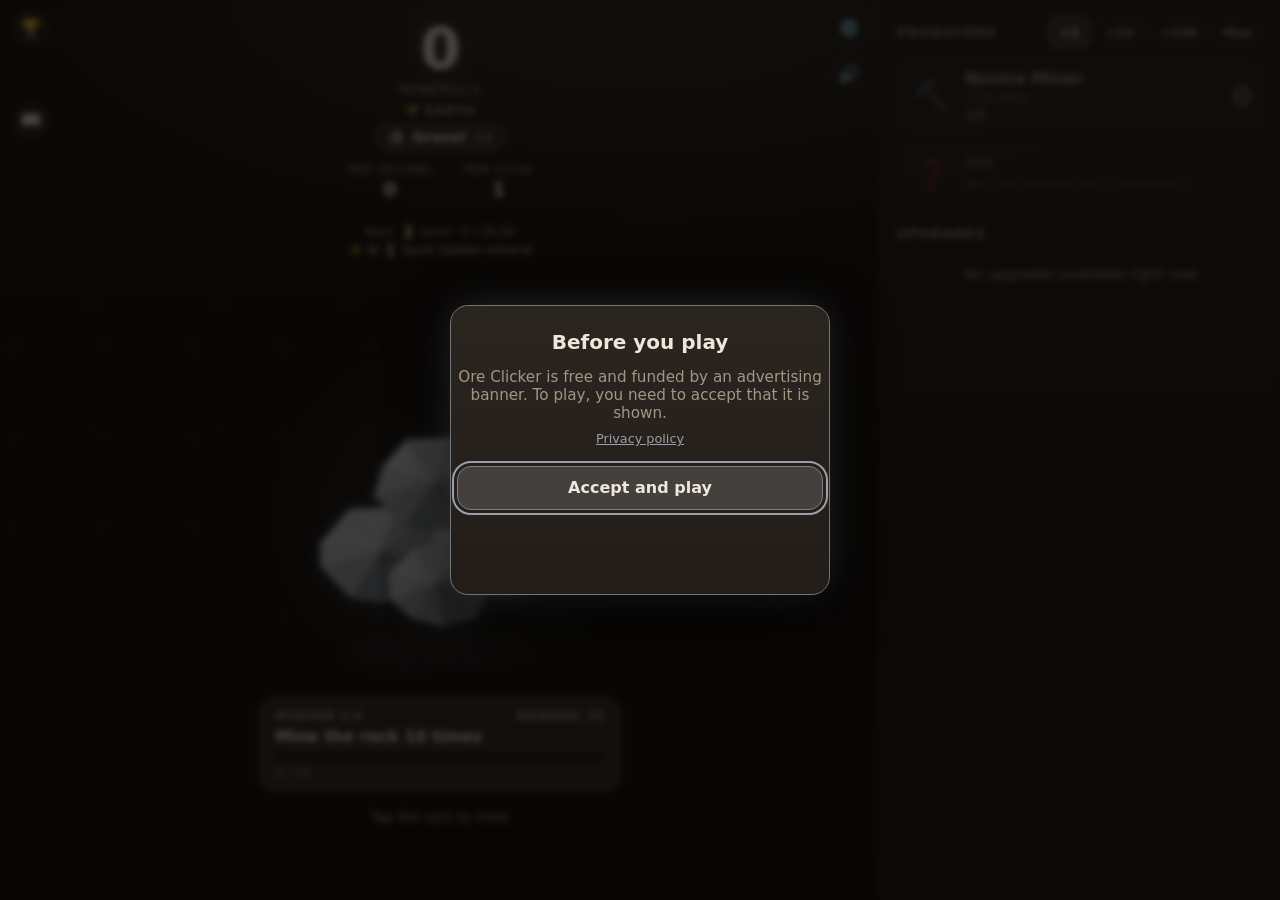
<file: index.html>
<!DOCTYPE html>
<html lang="es">
<head>
  <meta charset="utf-8">
  <meta name="viewport" content="width=device-width, initial-scale=1, viewport-fit=cover">
  <meta name="theme-color" content="#14110f">
  <title>Ore Clicker</title>
  <meta name="description" content="Un clicker de minería: pica la roca, compra 50 productores, desciende por 7 biomas, renace y completa retos. Gratis, sin registro.">
  <meta property="og:type" content="website">
  <meta property="og:site_name" content="Ore Clicker">
  <meta property="og:title" content="Ore Clicker">
  <meta property="og:description" content="Un clicker de minería: pica la roca, compra 50 productores, desciende por 7 biomas y renace. Gratis, sin registro.">
  <meta property="og:url" content="https://oreclicker.com">
  <meta name="twitter:card" content="summary">
  <meta name="twitter:title" content="Ore Clicker">
  <meta name="twitter:description" content="Un clicker de minería: pica la roca, compra 50 productores, desciende por 7 biomas y renace. Gratis, sin registro.">
  <link rel="canonical" href="https://oreclicker.com">
  <link rel="icon" href="favicon.svg" type="image/svg+xml">
  <link rel="stylesheet" href="css/style.css">
</head>
<body>
  <div id="dust" class="dust" aria-hidden="true"></div>
  <!-- Los textos con data-i18n se rellenan desde js/lang/ (Game.i18n.applyStatic). -->
  <div class="app">

    <header class="hud">
      <button id="achievements-open" class="icon-button icon-left" type="button" data-i18n-attr="aria-label:ach.open;title:ach.open">🏆</button>
      <button id="missions-open" class="icon-button icon-left icon-missions" type="button" hidden data-i18n-attr="aria-label:missions.open;title:missions.open">📋<span id="missions-badge" class="badge" hidden></span></button>
      <button id="dex-open" class="icon-button icon-left icon-dex" type="button" data-i18n-attr="aria-label:dex.open;title:dex.open">📖<span id="dex-badge" class="badge" hidden></span></button>
      <button id="prestige-open" class="icon-button icon-left icon-prestige" type="button" hidden data-i18n-attr="aria-label:prestige.open;title:prestige.open">🔄<span id="prestige-badge" class="badge" hidden></span></button>
      <button id="sound-toggle" class="icon-button icon-sound" type="button">🔊</button>
      <button id="options-open" class="icon-button" type="button" data-i18n-attr="aria-label:options.title;title:options.title">⚙️</button>
      <div class="hud-top">
        <div class="hud-currency">
          <span id="currency" class="hud-value">0</span>
          <span id="currency-name" class="hud-unit"></span>
        </div>
        <div id="boost" class="boost" role="status" hidden></div>
        <button id="ad-boost" class="btn btn-small can-buy ad-boost" type="button" hidden></button>
        <div id="biome-name" class="biome-name"></div>
        <div class="hud-mineral">
          <span id="mineral-icon" aria-hidden="true">🪨</span>
          <span id="mineral-name"></span>
          <span id="mineral-mult" class="mineral-mult">×1</span>
        </div>
      </div>
      <div class="hud-stats">
        <div class="stat">
          <span class="stat-label" data-i18n="hud.perSecond"></span>
          <span id="pps" class="stat-value">0</span>
        </div>
        <div class="stat">
          <span class="stat-label" data-i18n="hud.perClick"></span>
          <span id="per-click" class="stat-value">1</span>
        </div>
      </div>
      <div class="hud-progress">
        <div class="progress-bar" role="presentation"><div id="progress-fill" class="progress-fill"></div></div>
        <div id="progress-label" class="progress-label"></div>
        <div id="next-milestone" class="progress-label next-milestone" hidden></div>
      </div>
    </header>

    <main class="stage">
      <div id="challenge-banner" class="challenge-banner" role="status" hidden>
        <span id="challenge-text" class="challenge-text"></span>
        <button id="challenge-abandon" class="btn btn-small" type="button"></button>
      </div>
      <div id="toast" class="toast" role="status" aria-live="polite" hidden></div>
      <div id="ach-toast" class="toast ach-toast" role="status" aria-live="polite" hidden></div>
      <div class="rock-wrap">
        <button id="rock" class="rock" type="button" data-i18n-attr="aria-label:rock.aria">
          <span id="rock-gem" class="rock-gem" aria-hidden="true"></span>
        </button>
        <div id="floaters" class="floaters" aria-hidden="true"></div>
      </div>
      <div id="intro" class="intro" role="status" hidden>
        <div class="intro-head"><span id="intro-step" class="intro-step"></span><span id="intro-reward" class="intro-reward"></span></div>
        <div id="intro-text" class="intro-text"></div>
        <div class="intro-bar"><div id="intro-fill" class="intro-fill"></div></div>
        <span id="intro-count" class="intro-count"></span>
      </div>
      <p class="hint" data-i18n="rock.hint"></p>
      <div id="golden-layer" class="golden-layer"></div>
    </main>

    <aside class="shop">
      <section class="shop-section">
        <div class="shop-head">
          <h2 class="shop-title" data-i18n="shop.producers"></h2>
          <div id="buy-amount" class="seg" role="group" data-i18n-attr="aria-label:shop.amountAria"></div>
        </div>
        <div id="producers" class="shop-list"></div>
      </section>
      <section class="shop-section">
        <div class="shop-head">
          <h2 class="shop-title" data-i18n="shop.upgrades"></h2>
          <button id="buy-all" class="btn btn-small" type="button" hidden data-i18n-attr="title:shop.buyAllHint"></button>
        </div>
        <div id="upgrades" class="shop-list"></div>
        <p id="upgrades-empty" class="empty" data-i18n="shop.upgradesEmpty"></p>
      </section>
    </aside>

  </div>

  <!-- Anuncios: solo se enseñan con un proveedor configurado (config.ads.provider) y, el banner, con permiso del jugador. -->
  <div id="ad-dock" class="ad-dock" hidden>
    <div id="ad-banner" class="ad-banner" hidden></div>
  </div>

  <div id="ad-gate" class="modal ad-gate" data-locked="true" hidden>
    <div class="modal-card" role="alertdialog" aria-modal="true" aria-labelledby="ad-gate-title" aria-describedby="ad-gate-text">
      <h2 id="ad-gate-title" class="modal-title" data-i18n="ads.gateTitle"></h2>
      <p id="ad-gate-text" class="modal-lead" data-i18n="ads.gateText"></p>
      <p class="opt-hint"><a href="privacy.html" target="_blank" rel="noopener" data-i18n="ads.privacyLink"></a></p>
      <button id="ad-accept" class="modal-button" type="button" data-i18n="ads.accept"></button>
      <div id="ad-gate-banner" class="ad-gate-banner" hidden></div>
    </div>
  </div>

  <div id="offline" class="modal" hidden>
    <div class="modal-card" role="dialog" aria-modal="true" aria-labelledby="offline-title">
      <h2 id="offline-title" class="modal-title" data-i18n="offline.title"></h2>
      <p class="modal-lead" data-i18n="offline.mined"></p>
      <p class="modal-amount"><span id="offline-amount">0</span> <span id="offline-unit"></span></p>
      <p class="modal-lead" data-i18n="offline.whileAway"></p>
      <p id="offline-detail" class="modal-detail"></p>
      <p id="offline-mineral" class="modal-mineral" hidden></p>
      <button id="offline-double" class="btn ad-reward" type="button" hidden></button>
      <button id="offline-close" class="modal-button" type="button" data-i18n="offline.continue"></button>
    </div>
  </div>

  <div id="achievements" class="modal" hidden>
    <div class="modal-card ach-card" role="dialog" aria-modal="true" aria-labelledby="ach-title">
      <h2 id="ach-title" class="modal-title" data-i18n="ach.title"></h2>
      <div id="ach-tabs" class="seg ach-tabs" role="group"></div>
      <div id="ach-grid-view">
        <p id="ach-summary" class="ach-summary"></p>
        <p id="ach-hint" class="opt-hint"></p>
        <div id="ach-grid" class="medals"></div>
      </div>
      <ul id="ach-milestones" class="milestone-list" hidden></ul>
      <dl id="ach-stats" class="stats" hidden></dl>
      <div id="ach-report" class="report" hidden></div>
      <div id="ach-share" class="opt-row ach-share" hidden>
        <button id="share-open" class="btn" type="button" data-i18n="share.open"></button>
      </div>
      <button id="ach-close" class="modal-button" type="button" data-i18n="options.close"></button>
    </div>
  </div>

  <div id="missions" class="modal" hidden>
    <div class="modal-card missions-card" role="dialog" aria-modal="true" aria-labelledby="missions-title">
      <h2 id="missions-title" class="modal-title" data-i18n="missions.title"></h2>
      <p id="missions-streak" class="missions-streak"></p>

      <section class="opt gift">
        <span id="gift-text" class="gift-text"></span>
        <button id="gift-claim" class="btn btn-prestige" type="button"></button>
        <button id="gift-double" class="btn ad-reward" type="button" hidden></button>
      </section>

      <section class="opt">
        <h3 class="opt-title" data-i18n="missions.today"></h3>
        <div id="goal-list" class="goal-list"></div>
        <p id="missions-all" class="opt-hint"></p>
        <p id="missions-reset" class="opt-hint"></p>
      </section>

      <button id="missions-close" class="modal-button" type="button" data-i18n="options.close"></button>
    </div>
  </div>

  <div id="summary" class="modal" hidden>
    <div class="modal-card summary-card" role="dialog" aria-modal="true" aria-labelledby="summary-title">
      <h2 id="summary-title" class="modal-title"></h2>
      <p id="summary-highlight" class="summary-highlight"></p>
      <div id="summary-grid" class="summary-grid"></div>
      <p id="summary-cores" class="summary-cores"></p>
      <div class="opt-row summary-actions">
        <button id="summary-spend" class="btn btn-prestige" type="button" data-i18n="summary.spend"></button>
        <button id="summary-share" class="btn" type="button" data-i18n="summary.share"></button>
      </div>
      <button id="summary-close" class="modal-button" type="button" data-i18n="summary.continue"></button>
    </div>
  </div>

  <div id="challenges" class="modal" hidden>
    <div class="modal-card challenges-card" role="dialog" aria-modal="true" aria-labelledby="challenges-title">
      <h2 id="challenges-title" class="modal-title" data-i18n="challenges.title"></h2>
      <p id="challenges-note" class="opt-hint"></p>
      <div id="challenges-list" class="challenge-list"></div>
      <button id="challenges-close" class="modal-button" type="button" data-i18n="options.close"></button>
    </div>
  </div>

  <div id="share" class="modal" hidden>
    <div class="modal-card share-card" role="dialog" aria-modal="true" aria-labelledby="share-title">
      <h2 id="share-title" class="modal-title" data-i18n="share.title"></h2>
      <canvas id="share-canvas" class="share-canvas" width="1080" height="1350"></canvas>
      <p id="share-status" class="opt-hint" role="status"></p>
      <div class="opt-row share-actions">
        <button id="share-send" class="btn" type="button" hidden data-i18n="share.share"></button>
        <button id="share-download" class="btn" type="button" data-i18n="share.download"></button>
        <button id="share-copy" class="btn" type="button" hidden data-i18n="share.copy"></button>
      </div>
      <p class="opt-hint" data-i18n="share.hint"></p>
      <button id="share-close" class="modal-button" type="button" data-i18n="options.close"></button>
    </div>
  </div>

  <div id="dex" class="modal" hidden>
    <div class="modal-card dex-card" role="dialog" aria-modal="true" aria-labelledby="dex-title">
      <h2 id="dex-title" class="modal-title"></h2>
      <div id="dex-tabs" class="seg dex-tabs" role="group"></div>
      <p id="dex-progress" class="dex-progress"></p>
      <div class="dex-bar"><div id="dex-fill" class="dex-fill"></div></div>
      <p id="dex-bonus" class="opt-hint"></p>
      <div id="dex-list" class="dex-list"></div>
      <div id="catalog-list" class="dex-list" hidden></div>
      <button id="dex-close" class="modal-button" type="button" data-i18n="options.close"></button>
    </div>
  </div>

  <div id="prestige" class="modal" hidden>
    <div class="modal-card prestige-card" role="dialog" aria-modal="true" aria-labelledby="prestige-title">
      <h2 id="prestige-title" class="modal-title" data-i18n="prestige.title"></h2>

      <div class="prestige-summary">
        <div class="prestige-stat"><span id="prestige-cores" class="prestige-figure">0</span><span class="prestige-label" data-i18n="prestige.cores"></span></div>
        <div class="prestige-stat"><span id="prestige-count" class="prestige-figure">0</span><span class="prestige-label" data-i18n="prestige.count"></span></div>
      </div>

      <section class="opt">
        <p id="prestige-goal" class="prestige-goal"></p>
        <p id="prestige-gain" class="prestige-gain"></p>
        <p id="prestige-next" class="opt-hint"></p>
        <p id="prestige-compare" class="opt-hint"></p>
        <button id="prestige-do" class="btn btn-prestige" type="button"></button>
        <button id="challenges-open" class="btn challenges-open" type="button" data-i18n="challenges.open"></button>
        <p class="opt-hint" data-i18n="prestige.keep"></p>
      </section>

      <section class="opt">
        <h3 class="opt-title" data-i18n="prestige.skills"></h3>
        <div id="prestige-skills" class="skill-list"></div>
      </section>

      <section class="opt">
        <h3 class="opt-title" data-i18n="prestige.milestones"></h3>
        <ul id="prestige-milestones" class="milestones"></ul>
      </section>

      <button id="prestige-close" class="modal-button" type="button" data-i18n="options.close"></button>
    </div>
  </div>

  <div id="options" class="modal" hidden>
    <div class="modal-card options-card" role="dialog" aria-modal="true" aria-labelledby="options-title">
      <h2 id="options-title" class="modal-title" data-i18n="options.title"></h2>

      <section class="opt">
        <h3 class="opt-title" data-i18n="options.language"></h3>
        <div id="language-select" class="seg" role="group" data-i18n-attr="aria-label:options.language"></div>
      </section>

      <section class="opt">
        <h3 class="opt-title" data-i18n="options.sound"></h3>
        <div id="sound-select" class="seg" role="group" data-i18n-attr="aria-label:options.sound"></div>
        <label class="opt-slider">
          <span data-i18n="options.volume"></span>
          <input id="volume" type="range" min="0" max="100" step="5">
        </label>
      </section>

      <section class="opt">
        <h3 class="opt-title" data-i18n="options.numbers"></h3>
        <div id="notation-select" class="seg" role="group" data-i18n-attr="aria-label:options.numbers"></div>
        <p id="notation-example" class="opt-hint"></p>
      </section>

      <section class="opt">
        <h3 class="opt-title" data-i18n="options.game"></h3>
        <div class="opt-row">
          <button id="opt-save" class="btn" type="button" data-i18n="options.save"></button>
          <button id="opt-export" class="btn" type="button" data-i18n="options.export"></button>
          <button id="opt-import" class="btn" type="button" data-i18n="options.import"></button>
        </div>
        <p id="opt-status" class="opt-hint" role="status"></p>

        <div id="transfer" class="transfer" hidden>
          <label id="transfer-label" for="transfer-code" class="opt-hint"></label>
          <textarea id="transfer-code" class="transfer-code" rows="4" spellcheck="false" autocomplete="off"></textarea>
          <div class="opt-row">
            <button id="transfer-copy" class="btn" type="button" hidden data-i18n="options.copy"></button>
            <button id="transfer-download" class="btn" type="button" hidden data-i18n="options.download"></button>
            <button id="transfer-pick" class="btn" type="button" hidden data-i18n="options.pickFile"></button>
            <button id="transfer-apply" class="btn btn-warn" type="button" hidden data-i18n="options.apply"></button>
          </div>
          <input id="transfer-file" type="file" accept=".txt,text/plain" hidden>
        </div>
      </section>

      <section class="opt">
        <h3 class="opt-title" data-i18n="options.danger"></h3>
        <button id="opt-reset" class="btn btn-danger" type="button" data-i18n="options.reset"></button>
      </section>

      <button id="options-close" class="modal-button" type="button" data-i18n="options.close"></button>
    </div>
  </div>

  <script src="js/config.js"></script>
  <script src="js/lang/es.js"></script>
  <script src="js/lang/en.js"></script>
  <script src="js/i18n.js"></script>
  <script src="js/format.js"></script>
  <script src="js/state.js"></script>
  <script src="js/upgrades.js"></script>
  <script src="js/minerals.js"></script>
  <script src="js/game.js"></script>
  <script src="js/biomes.js"></script>
  <script src="js/events.js"></script>
  <script src="js/prestige.js"></script>
  <script src="js/milestones.js"></script>
  <script src="js/dex.js"></script>
  <script src="js/catalog.js"></script>
  <script src="js/challenges.js"></script>
  <script src="js/ads.js"></script>
  <script src="js/share.js"></script>
  <script src="js/missions.js"></script>
  <script src="js/achievements.js"></script>
  <script src="js/offline.js"></script>
  <script src="js/save.js"></script>
  <script src="js/gem.js"></script>
  <script src="js/sound.js"></script>
  <script src="js/ui.js"></script>
  <script src="js/options.js"></script>
  <script src="js/achievements-panel.js"></script>
  <script src="js/prestige-panel.js"></script>
  <script src="js/events-ui.js"></script>
  <script src="js/missions-panel.js"></script>
  <script src="js/dex-panel.js"></script>
  <script src="js/summary-panel.js"></script>
  <script src="js/challenges-panel.js"></script>
  <script src="js/share-ui.js"></script>
  <script src="js/ads-ui.js"></script>
  <script src="js/main.js"></script>
</body>
</html>
</file>
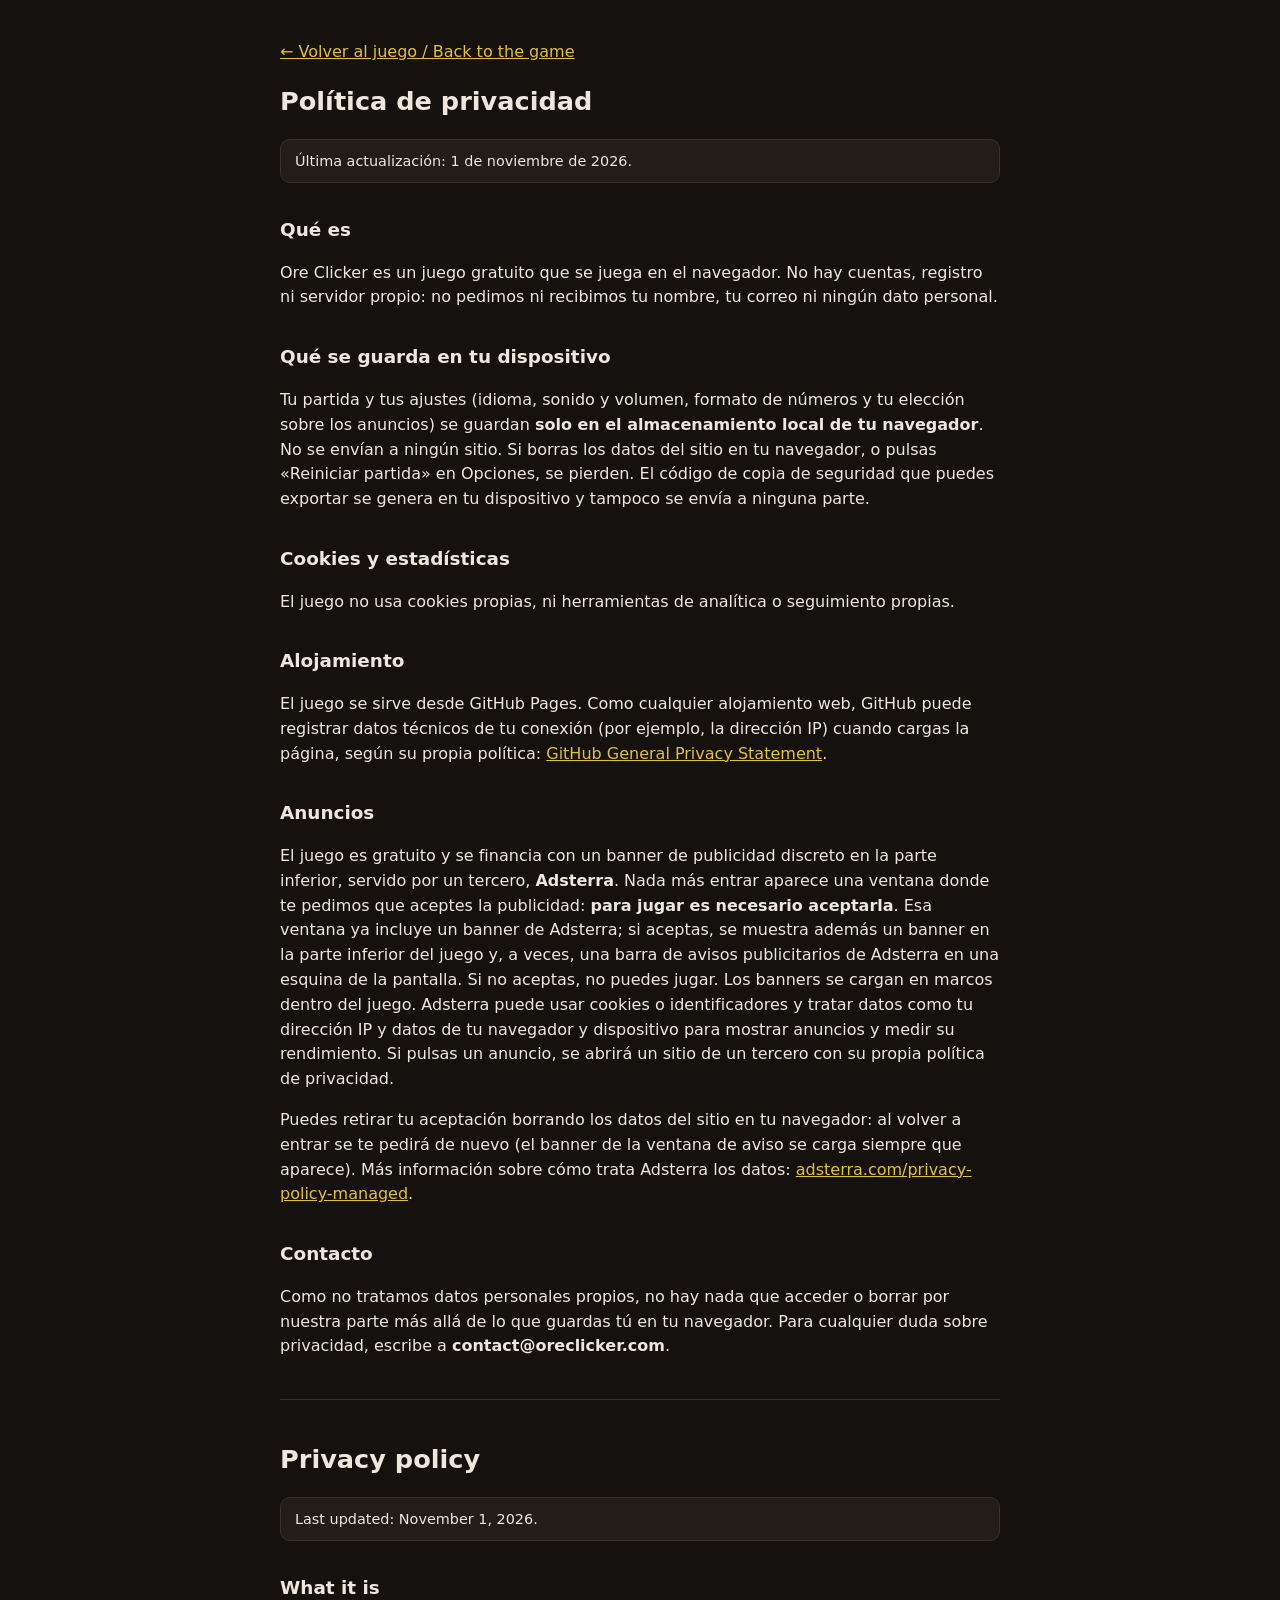
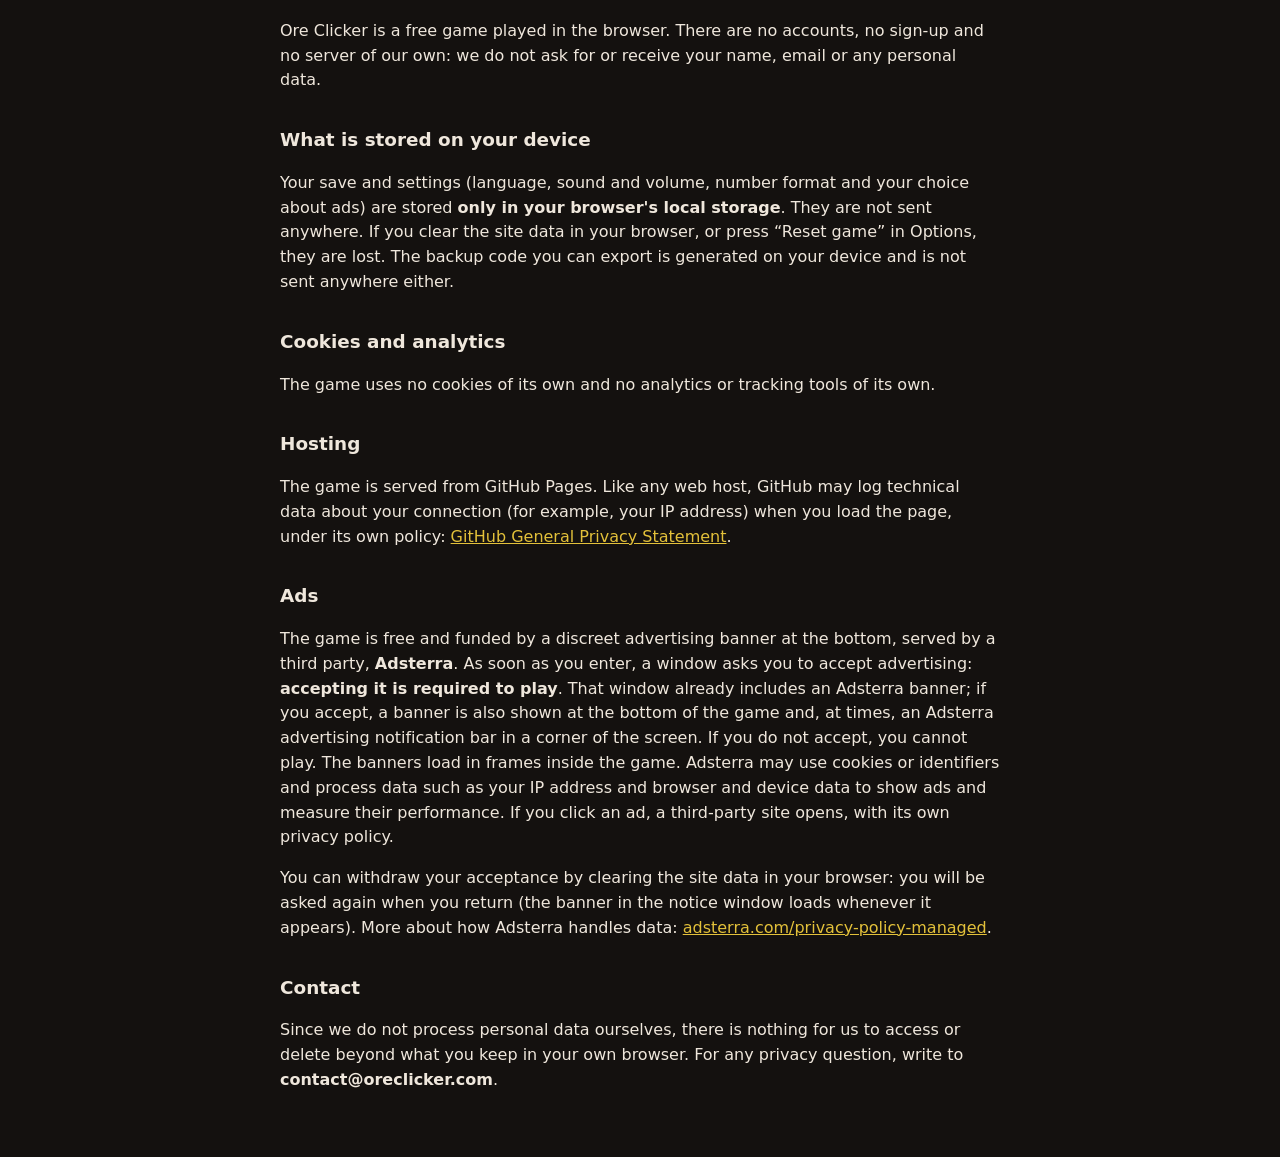
<file: privacy.html>
<!DOCTYPE html>
<html lang="es">
<head>
  <meta charset="utf-8">
  <meta name="viewport" content="width=device-width, initial-scale=1">
  <meta name="robots" content="index">
  <title>Privacidad · Ore Clicker</title>
  <link rel="icon" href="favicon.svg" type="image/svg+xml">
  <style>
    :root { color-scheme: dark; }
    body { margin: 0; padding: 24px 16px 48px; background: #14110f; color: #efe7dc; font: 16px/1.55 system-ui, -apple-system, "Segoe UI", Roboto, sans-serif; }
    main { max-width: 720px; margin: 0 auto; }
    h1 { font-size: 1.6rem; }
    h2 { margin-top: 1.8em; font-size: 1.15rem; }
    a { color: #e3c13a; }
    .note { padding: 10px 14px; border: 1px solid #3a322b; border-radius: 10px; background: #221d19; font-size: 0.9rem; }
    hr { margin: 2.5em 0; border: 0; border-top: 1px solid #3a322b; }
  </style>
</head>
<body>
<main>
  <p><a href="./">← Volver al juego / Back to the game</a></p>

  <h1>Política de privacidad</h1>
  <p class="note">Última actualización: 1 de noviembre de 2026.</p>

  <h2>Qué es</h2>
  <p>Ore Clicker es un juego gratuito que se juega en el navegador. No hay cuentas, registro ni servidor propio: no pedimos ni recibimos tu nombre, tu correo ni ningún dato personal.</p>

  <h2>Qué se guarda en tu dispositivo</h2>
  <p>Tu partida y tus ajustes (idioma, sonido y volumen, formato de números y tu elección sobre los anuncios) se guardan <strong>solo en el almacenamiento local de tu navegador</strong>. No se envían a ningún sitio. Si borras los datos del sitio en tu navegador, o pulsas «Reiniciar partida» en Opciones, se pierden. El código de copia de seguridad que puedes exportar se genera en tu dispositivo y tampoco se envía a ninguna parte.</p>

  <h2>Cookies y estadísticas</h2>
  <p>El juego no usa cookies propias, ni herramientas de analítica o seguimiento propias.</p>

  <h2>Alojamiento</h2>
  <p>El juego se sirve desde GitHub Pages. Como cualquier alojamiento web, GitHub puede registrar datos técnicos de tu conexión (por ejemplo, la dirección IP) cuando cargas la página, según su propia política: <a href="https://docs.github.com/en/site-policy/privacy-policies/github-general-privacy-statement" rel="noopener" target="_blank">GitHub General Privacy Statement</a>.</p>

  <h2>Anuncios</h2>
  <p>El juego es gratuito y se financia con un banner de publicidad discreto en la parte inferior, servido por un tercero, <strong>Adsterra</strong>. Nada más entrar aparece una ventana donde te pedimos que aceptes la publicidad: <strong>para jugar es necesario aceptarla</strong>. Esa ventana ya incluye un banner de Adsterra; si aceptas, se muestra además un banner en la parte inferior del juego y, a veces, una barra de avisos publicitarios de Adsterra en una esquina de la pantalla. Si no aceptas, no puedes jugar. Los banners se cargan en marcos dentro del juego. Adsterra puede usar cookies o identificadores y tratar datos como tu dirección IP y datos de tu navegador y dispositivo para mostrar anuncios y medir su rendimiento. Si pulsas un anuncio, se abrirá un sitio de un tercero con su propia política de privacidad.</p>
  <p>Puedes retirar tu aceptación borrando los datos del sitio en tu navegador: al volver a entrar se te pedirá de nuevo (el banner de la ventana de aviso se carga siempre que aparece). Más información sobre cómo trata Adsterra los datos: <a href="https://adsterra.com/privacy-policy-managed/" rel="noopener" target="_blank">adsterra.com/privacy-policy-managed</a>.</p>

  <h2>Contacto</h2>
  <p>Como no tratamos datos personales propios, no hay nada que acceder o borrar por nuestra parte más allá de lo que guardas tú en tu navegador. Para cualquier duda sobre privacidad, escribe a <strong>contact@oreclicker.com</strong>.</p>

  <hr>

  <h1>Privacy policy</h1>
  <p class="note">Last updated: November 1, 2026.</p>

  <h2>What it is</h2>
  <p>Ore Clicker is a free game played in the browser. There are no accounts, no sign-up and no server of our own: we do not ask for or receive your name, email or any personal data.</p>

  <h2>What is stored on your device</h2>
  <p>Your save and settings (language, sound and volume, number format and your choice about ads) are stored <strong>only in your browser's local storage</strong>. They are not sent anywhere. If you clear the site data in your browser, or press “Reset game” in Options, they are lost. The backup code you can export is generated on your device and is not sent anywhere either.</p>

  <h2>Cookies and analytics</h2>
  <p>The game uses no cookies of its own and no analytics or tracking tools of its own.</p>

  <h2>Hosting</h2>
  <p>The game is served from GitHub Pages. Like any web host, GitHub may log technical data about your connection (for example, your IP address) when you load the page, under its own policy: <a href="https://docs.github.com/en/site-policy/privacy-policies/github-general-privacy-statement" rel="noopener" target="_blank">GitHub General Privacy Statement</a>.</p>

  <h2>Ads</h2>
  <p>The game is free and funded by a discreet advertising banner at the bottom, served by a third party, <strong>Adsterra</strong>. As soon as you enter, a window asks you to accept advertising: <strong>accepting it is required to play</strong>. That window already includes an Adsterra banner; if you accept, a banner is also shown at the bottom of the game and, at times, an Adsterra advertising notification bar in a corner of the screen. If you do not accept, you cannot play. The banners load in frames inside the game. Adsterra may use cookies or identifiers and process data such as your IP address and browser and device data to show ads and measure their performance. If you click an ad, a third-party site opens, with its own privacy policy.</p>
  <p>You can withdraw your acceptance by clearing the site data in your browser: you will be asked again when you return (the banner in the notice window loads whenever it appears). More about how Adsterra handles data: <a href="https://adsterra.com/privacy-policy-managed/" rel="noopener" target="_blank">adsterra.com/privacy-policy-managed</a>.</p>

  <h2>Contact</h2>
  <p>Since we do not process personal data ourselves, there is nothing for us to access or delete beyond what you keep in your own browser. For any privacy question, write to <strong>contact@oreclicker.com</strong>.</p>
</main>
</body>
</html>
</file>
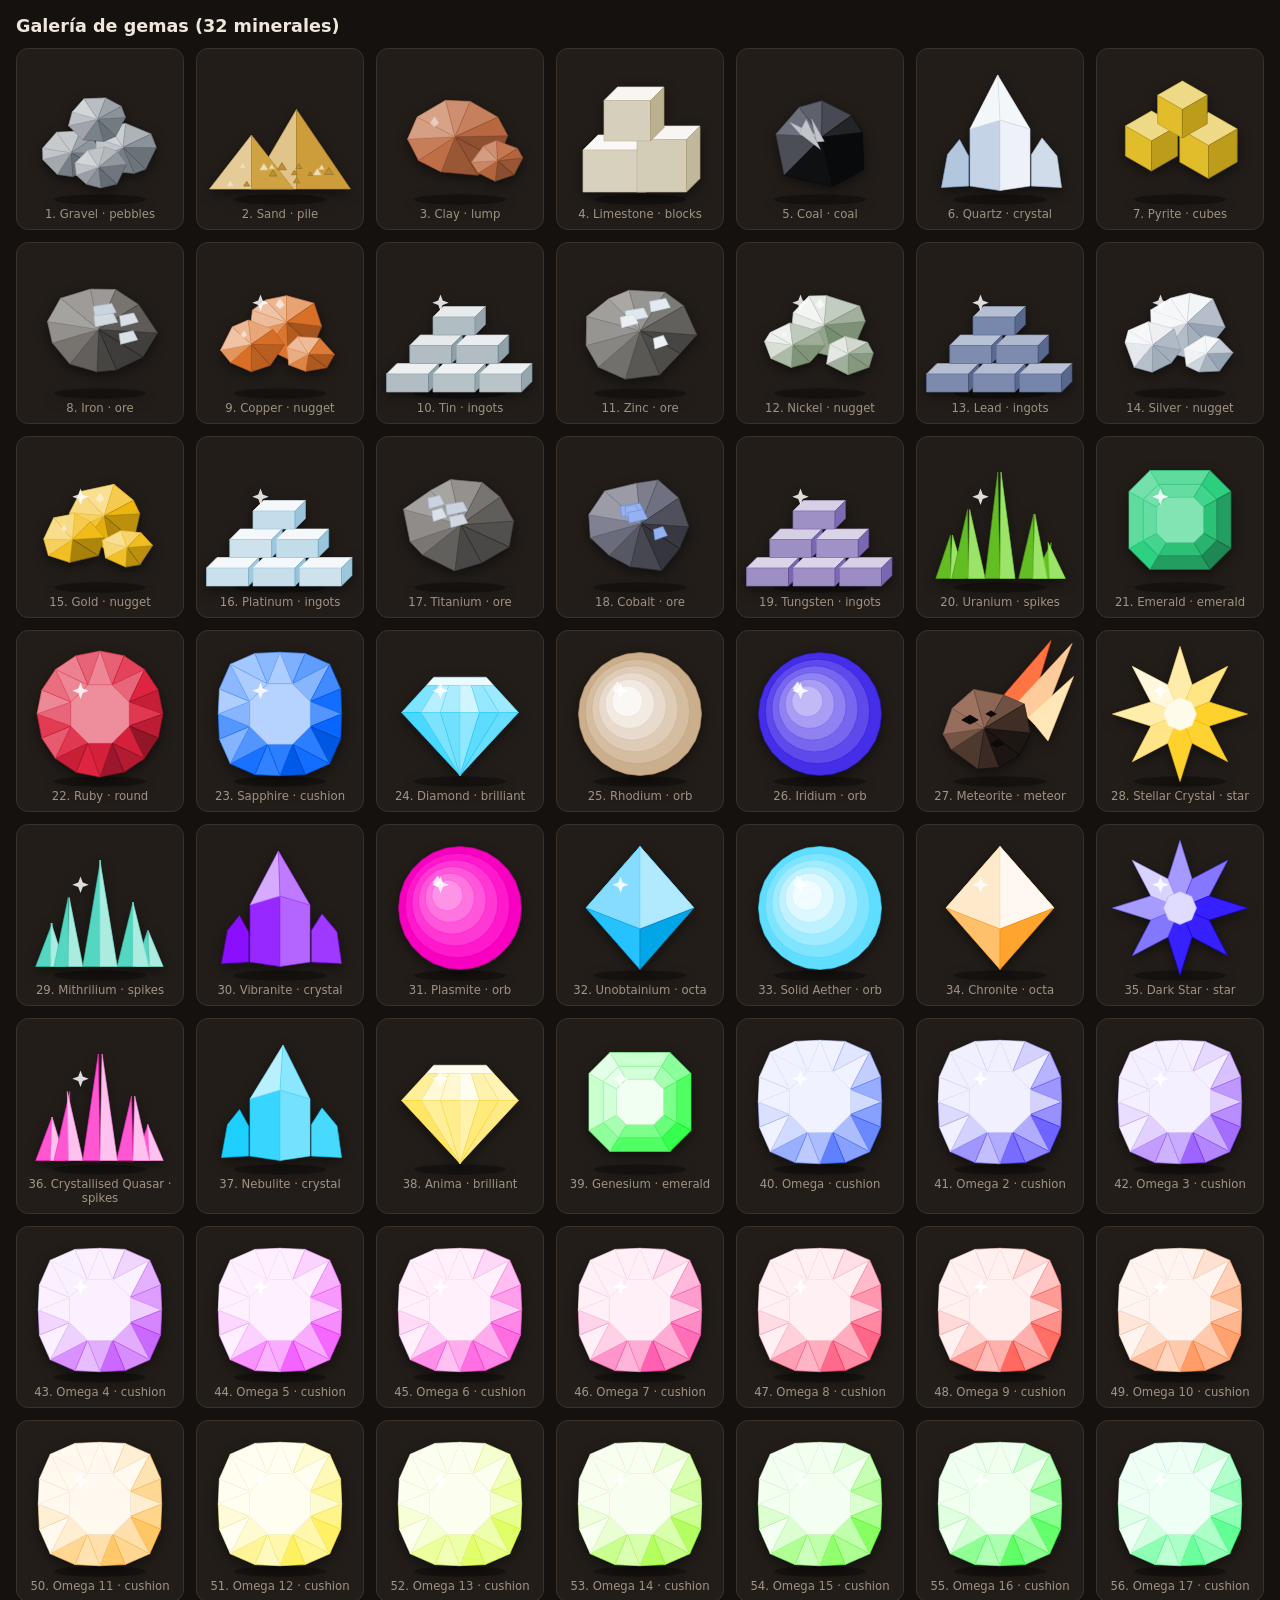
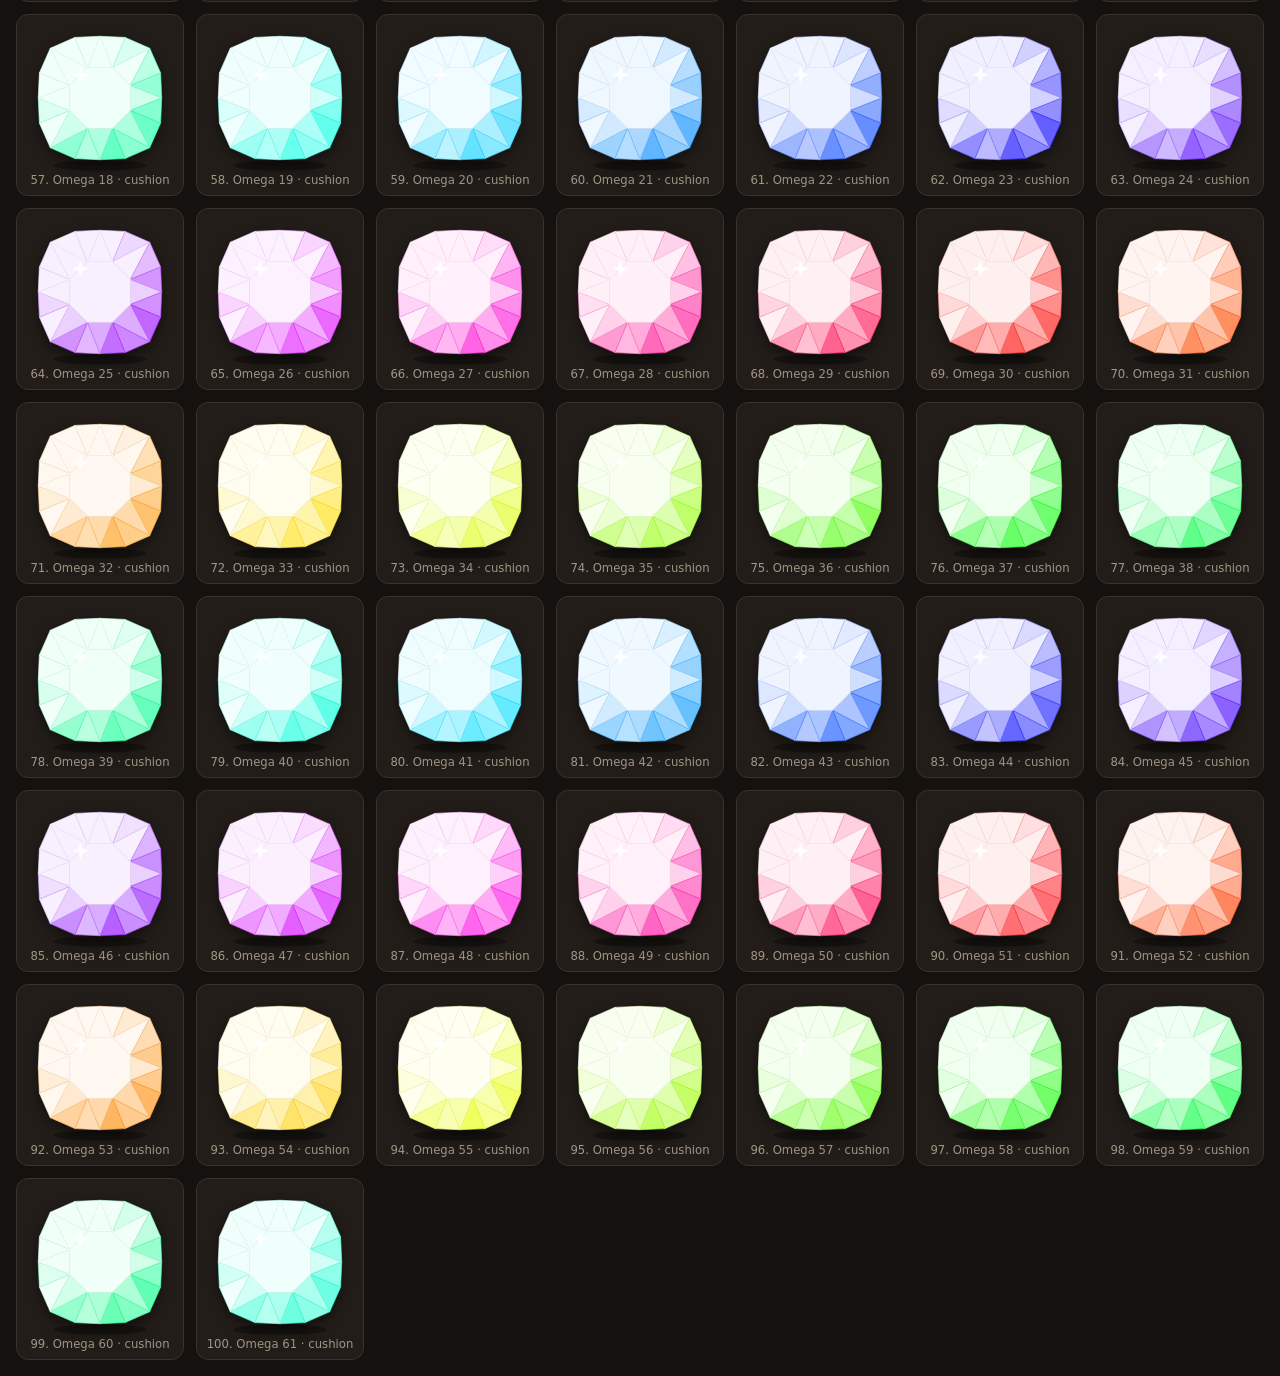
<file: tools/gallery.html>
<!DOCTYPE html>
<html lang="es">
<head>
  <meta charset="utf-8">
  <meta name="viewport" content="width=device-width, initial-scale=1">
  <title>Galería de gemas</title>
  <!-- Herramienta de desarrollo: dibuja las 32 gemas del juego para revisarlas (abrir con el servidor local). -->
  <style>
    :root { --accent: #9aa0a6; --accent-glow: transparent; --glow: 0.4; }
    body { margin: 0; padding: 16px; background: #14110f; color: #efe7dc; font: 14px system-ui, sans-serif; }
    h1 { margin: 0 0 12px; font-size: 1.1rem; }
    .grid { display: grid; grid-template-columns: repeat(auto-fill, minmax(150px, 1fr)); gap: 12px; }
    .cell { padding: 8px; border: 1px solid #3a322b; border-radius: 12px; background: #221d19; text-align: center; }
    .cell svg { display: block; width: 100%; height: auto; overflow: visible; filter: drop-shadow(0 4px 6px rgba(0, 0, 0, 0.5)); }
    .cell small { display: block; color: #a39685; }
    .gem-spin { transform-box: view-box; transform-origin: 50% 50%; animation: spin 40s linear infinite; }
    .gem-glint { transform-box: fill-box; transform-origin: center; animation: glint 3.2s ease-in-out infinite; }
    @keyframes spin { to { transform: rotate(360deg); } }
    @keyframes glint { 0%, 70%, 100% { opacity: 0; transform: scale(0.4); } 80% { opacity: 1; transform: scale(1.1) rotate(20deg); } }
  </style>
</head>
<body>
  <h1>Galería de gemas (32 minerales)</h1>
  <div id="grid" class="grid"></div>
  <script src="../js/config.js"></script>
  <script src="../js/lang/es.js"></script>
  <script src="../js/lang/en.js"></script>
  <script src="../js/i18n.js"></script>
  <script src="../js/format.js"></script>
  <script src="../js/state.js"></script>
  <script src="../js/minerals.js"></script>
  <script src="../js/gem.js"></script>
  <script>
    const grid = document.getElementById('grid');
    Game.minerals.forEach((m, i) => {
      const cell = document.createElement('div');
      cell.className = 'cell';
      cell.append(Game.gem.toSvg(m, i));
      const label = document.createElement('small');
      label.textContent = (i + 1) + '. ' + Game.mineralName(m) + ' · ' + m.shape;
      cell.append(label);
      grid.append(cell);
    });
  </script>
</body>
</html>
</file>
<file: css/style.css>
/* ── Variables ─────────────────────────────────────────── */
:root {
  --bg: #14110f;
  --bg-deep: #0c0a09;
  --panel: #221d19;
  --panel-raised: #2b2520;
  --line: #3a322b;
  --text: #efe7dc;
  --muted: #a39685;
  --glow-top: #2d2420;
  --accent: #9aa0a6; /* lo fija main.js según el mineral actual */
  --accent-glow: color-mix(in srgb, var(--accent) 45%, transparent);
  --radius: 14px;
  --font: system-ui, -apple-system, "Segoe UI", Roboto, "Helvetica Neue", Arial, sans-serif;
}

/* La paleta la fija ui.js según el bioma. Registradas como colores para que cambien animadas (los
   navegadores sin @property la cambian de golpe). */
@property --bg { syntax: '<color>'; inherits: true; initial-value: #14110f; }
@property --bg-deep { syntax: '<color>'; inherits: true; initial-value: #0c0a09; }
@property --glow-top { syntax: '<color>'; inherits: true; initial-value: #2d2420; }
@property --panel { syntax: '<color>'; inherits: true; initial-value: #221d19; }
@property --panel-raised { syntax: '<color>'; inherits: true; initial-value: #2b2520; }
@property --line { syntax: '<color>'; inherits: true; initial-value: #3a322b; }

:root {
  transition: --bg 1.6s ease, --bg-deep 1.6s ease, --glow-top 1.6s ease,
    --panel 1.6s ease, --panel-raised 1.6s ease, --line 1.6s ease;
}

/* ── Base ──────────────────────────────────────────────── */
*, *::before, *::after { box-sizing: border-box; }

html, body { margin: 0; }

body { padding-bottom: var(--ad-h, 0px); }

body {
  min-height: 100vh;
  min-height: 100dvh;
  color: var(--text);
  font-family: var(--font);
  background:
    radial-gradient(ellipse 70% 40% at 50% 0%, var(--glow-top) 0%, transparent 70%),
    radial-gradient(circle at 15% 85%, rgba(255, 255, 255, 0.035) 0 2px, transparent 3px) 0 0 / 90px 90px,
    radial-gradient(circle at 70% 30%, rgba(255, 255, 255, 0.03) 0 1.5px, transparent 2.5px) 0 0 / 130px 130px,
    linear-gradient(var(--bg), var(--bg-deep));
  background-attachment: fixed;
  -webkit-text-size-adjust: 100%;
}

h2 { margin: 0; }

/* ── Layout ────────────────────────────────────────────── */
.app {
  position: relative;
  z-index: 1;
  display: grid;
  grid-template-columns: minmax(0, 1fr) minmax(320px, 400px);
  grid-template-rows: auto minmax(0, 1fr);
  grid-template-areas:
    "hud   shop"
    "stage shop";
  height: 100vh;
  height: 100dvh;
  height: calc(100dvh - var(--ad-h, 0px)); /* el banner de anuncios, si lo hay, va debajo */
}

.hud   { grid-area: hud; }
.stage { grid-area: stage; }
.shop  { grid-area: shop; }

/* ── HUD ───────────────────────────────────────────────── */
.hud {
  position: relative; /* ancla el botón de opciones */
  padding: 20px 24px 8px;
  text-align: center;
}

.hud-top {
  display: flex;
  flex-direction: column;
  align-items: center;
  gap: 6px;
}

.hud-currency {
  display: flex;
  flex-direction: column;
  align-items: center;
  line-height: 1.05;
}

.hud-value {
  font-size: clamp(2.2rem, 7vw, 3.6rem);
  font-weight: 800;
  font-variant-numeric: tabular-nums;
  letter-spacing: -0.02em;
  text-shadow: 0 0 24px var(--accent-glow);
}

.hud-unit {
  margin-top: 2px;
  color: var(--muted);
  font-size: 0.9rem;
  letter-spacing: 0.08em;
  text-transform: uppercase;
}

.biome-name {
  color: var(--muted);
  font-size: 0.72rem;
  font-weight: 800;
  letter-spacing: 0.12em;
  text-transform: uppercase;
}

.hud-mineral {
  display: inline-flex;
  align-items: center;
  gap: 8px;
  padding: 4px 12px;
  border: 1px solid color-mix(in srgb, var(--accent) 50%, var(--line));
  border-radius: 999px;
  background: color-mix(in srgb, var(--accent) 12%, var(--panel));
  font-size: 0.9rem;
  font-weight: 600;
}

.hud-stats {
  display: flex;
  justify-content: center;
  gap: 32px;
  margin-top: 12px;
}

.mineral-mult {
  color: var(--muted);
  font-size: 0.8rem;
  font-variant-numeric: tabular-nums;
}

.hud-progress {
  width: min(380px, 100%);
  margin: 12px auto 0;
}

.progress-bar {
  height: 8px;
  overflow: hidden;
  border-radius: 999px;
  background: rgba(0, 0, 0, 0.45);
  box-shadow: inset 0 0 0 1px var(--line);
}

.progress-fill {
  width: 0;
  height: 100%;
  border-radius: inherit;
  background: linear-gradient(90deg, color-mix(in srgb, var(--accent) 60%, #000), var(--accent));
  box-shadow: 0 0 10px var(--accent-glow);
  transition: width 0.25s ease-out;
}

.progress-label {
  margin-top: 4px;
  color: var(--muted);
  font-size: 0.75rem;
  font-variant-numeric: tabular-nums;
}

.stat {
  display: flex;
  flex-direction: column;
  align-items: center;
}

.stat-label {
  color: var(--muted);
  font-size: 0.75rem;
  letter-spacing: 0.06em;
  text-transform: uppercase;
}

.stat-value {
  font-size: 1.25rem;
  font-weight: 700;
  font-variant-numeric: tabular-nums;
}

/* ── Zona de clic ──────────────────────────────────────── */
.stage {
  position: relative;
  display: flex;
  flex-direction: column;
  align-items: center;
  justify-content: center;
  gap: 18px;
  padding: 16px;
  min-height: 0;
}

/* Aviso al desbloquear un mineral */
.toast {
  position: absolute;
  top: 12px;
  left: 50%;
  z-index: 5;
  display: flex;
  flex-direction: column;
  align-items: center;
  max-width: calc(100% - 32px);
  padding: 10px 18px;
  border: 1px solid color-mix(in srgb, var(--accent) 70%, var(--line));
  border-radius: var(--radius);
  background: color-mix(in srgb, var(--accent) 18%, var(--panel));
  box-shadow: 0 8px 30px rgba(0, 0, 0, 0.5), 0 0 24px -6px var(--accent-glow);
  text-align: center;
  pointer-events: none;
  transform: translateX(-50%);
}

.toast[hidden] { display: none; }
.toast.show { animation: toast-in var(--toast-ms, 3200ms) ease-out forwards; }

.toast-title { font-weight: 800; font-size: 1.05rem; }
.toast-sub { color: var(--muted); font-size: 0.8rem; }

@keyframes toast-in {
  0%   { opacity: 0; transform: translate(-50%, -14px); }
  8%   { opacity: 1; transform: translate(-50%, 0); }
  85%  { opacity: 1; transform: translate(-50%, 0); }
  100% { opacity: 0; transform: translate(-50%, -6px); }
}

.rock-wrap {
  position: relative;
  width: min(62vw, 46vh, 340px);
  aspect-ratio: 1;
}

.rock {
  position: relative;
  display: grid;
  place-items: center;
  width: 100%;
  height: 100%;
  padding: 0;
  border: 0;
  border-radius: 50%;
  background: none;
  cursor: pointer;
  touch-action: none; /* evita zoom/scroll al picar con varios dedos */
  user-select: none;
  -webkit-user-select: none;
  -webkit-tap-highlight-color: transparent;
  transition: transform 0.08s ease-out;
}

/* Halo del color del mineral; --glow (0,35 a 1) crece con la rareza */
.rock::before {
  content: '';
  position: absolute;
  inset: -10%;
  border-radius: 50%;
  background: radial-gradient(circle at 50% 56%, var(--accent-glow) 0%, transparent 66%);
  opacity: var(--glow, 0.4);
  pointer-events: none;
  animation: glow-pulse 6s ease-in-out infinite;
  transition: opacity 0.2s;
}

.rock:hover::before { opacity: calc(var(--glow, 0.4) + 0.12); }
.rock:active { transform: scale(0.95); }

.rock:focus-visible {
  outline: 3px solid var(--accent);
  outline-offset: 6px;
}

@keyframes glow-pulse {
  0%, 100% { transform: scale(1); }
  50%      { transform: scale(1.04); }
}

.rock-gem {
  position: relative;
  display: block;
  width: 92%;
  height: 92%;
  pointer-events: none;
}

.rock-gem svg {
  display: block;
  width: 100%;
  height: 100%;
  overflow: visible;
  filter:
    drop-shadow(0 6px 8px rgba(0, 0, 0, 0.5))
    drop-shadow(0 0 calc(4px + 10px * var(--glow, 0.4)) var(--accent-glow));
}

.gem-spin {
  transform-box: view-box;
  transform-origin: 50% 50%;
  animation: gem-spin 40s linear infinite;
}

@keyframes gem-spin { to { transform: rotate(360deg); } }

.gem-glint {
  transform-box: fill-box;
  transform-origin: center;
  animation: glint 3.2s ease-in-out infinite;
}

@keyframes glint {
  0%, 70%, 100% { opacity: 0; transform: scale(0.4); }
  80%           { opacity: 1; transform: scale(1.1) rotate(20deg); }
}

.rock.unlocked { animation: rock-unlock 900ms ease-out; }

@keyframes rock-unlock {
  0%   { transform: scale(1); }
  25%  { transform: scale(1.05); }
  100% { transform: scale(1); }
}

.rock-gem.hit { animation: rock-hit 160ms ease-out; }

@keyframes rock-hit {
  0%   { transform: scale(1) rotate(0); }
  35%  { transform: scale(0.92) rotate(var(--tilt, 0deg)); }
  100% { transform: scale(1) rotate(0); }
}

/* Capa de efectos sobre la roca: números flotantes y chispas */
.floaters {
  position: absolute;
  inset: 0;
  pointer-events: none;
  z-index: 2;
}

.floater {
  position: absolute;
  font-size: clamp(1.3rem, 4vw, 1.8rem);
  font-weight: 800;
  font-variant-numeric: tabular-nums;
  white-space: nowrap;
  color: #fff;
  text-shadow: 0 0 10px var(--accent), 0 2px 4px rgba(0, 0, 0, 0.8);
  will-change: transform, opacity;
  animation: float-up var(--floater-ms, 900ms) ease-out forwards;
}

@keyframes float-up {
  from { transform: translate(-50%, -50%) scale(0.8); opacity: 1; }
  15%  { transform: translate(-50%, -80%) scale(1.15); }
  to   { transform: translate(-50%, -260%) scale(1); opacity: 0; }
}

.spark {
  position: absolute;
  width: 7px;
  height: 7px;
  border-radius: 50%;
  background: color-mix(in srgb, var(--accent) 55%, #fff);
  box-shadow: 0 0 6px var(--accent);
  will-change: transform, opacity;
  animation: spark var(--spark-ms, 450ms) ease-out forwards;
}

/* Esquirla de roca (rarezas bajas) y estrellita (altas) */
.spark.chip {
  width: 9px;
  height: 6px;
  border-radius: 2px;
  background: color-mix(in srgb, var(--accent) 35%, #6e675f);
  box-shadow: none;
  clip-path: polygon(0 20%, 60% 0, 100% 55%, 40% 100%);
}

.spark.star {
  width: 11px;
  height: 11px;
  border-radius: 0;
  background: color-mix(in srgb, var(--accent) 35%, #fff);
  box-shadow: none;
  clip-path: polygon(50% 0, 62% 38%, 100% 50%, 62% 62%, 50% 100%, 38% 62%, 0 50%, 38% 38%);
}

/* Salen despedidas y caen un poco (gravedad) */
@keyframes spark {
  from { transform: translate(-50%, -50%) rotate(0) scale(1); opacity: 1; }
  to   { transform: translate(calc(-50% + var(--dx)), calc(-50% + var(--dy) + 24px)) rotate(var(--rot, 0deg)) scale(0.25); opacity: 0; }
}

.ripple {
  position: absolute;
  width: 26px;
  height: 26px;
  border: 1.5px solid var(--accent);
  border-radius: 50%;
  animation: ripple 420ms ease-out forwards;
}

@keyframes ripple {
  from { transform: translate(-50%, -50%) scale(0.3); opacity: 0.55; }
  to   { transform: translate(-50%, -50%) scale(2.6); opacity: 0; }
}

.flash {
  position: absolute;
  inset: 0;
  z-index: 1;
  background: radial-gradient(circle at 50% 50%, var(--accent-glow), transparent 62%);
  pointer-events: none;
  animation: flash 600ms ease-out forwards;
}

@keyframes flash { from { opacity: 0.45; } to { opacity: 0; } }

/* Polvo flotante de fondo (se pausa con la pestaña oculta: ver .paused) */
.dust {
  position: fixed;
  inset: 0;
  z-index: 0;
  overflow: hidden;
  pointer-events: none;
}

.mote {
  position: absolute;
  bottom: -10px;
  width: var(--s, 3px);
  height: var(--s, 3px);
  border-radius: 50%;
  background: var(--c, color-mix(in srgb, var(--accent) 45%, #fff));
  opacity: 0;
  animation: mote-rise 24s linear infinite;
}

@keyframes mote-rise {
  0%   { transform: translate(0, 0); opacity: 0; }
  10%  { opacity: 0.22; }
  90%  { opacity: 0.15; }
  100% { transform: translate(var(--sway, 0px), -105vh); opacity: 0; }
}

@keyframes mote-fall {
  0%   { transform: translate(0, 0); opacity: 0; }
  10%  { opacity: 0.4; }
  90%  { opacity: 0.3; }
  100% { transform: translate(var(--sway, 0px), 108vh); opacity: 0; }
}

@keyframes mote-twinkle {
  0%, 100% { transform: scale(0.3); opacity: 0; }
  50%      { transform: scale(1); opacity: 0.9; }
}

/* Partículas por bioma (.dust[data-fx]; el tipo sale de config.biomes[].fx.kind) */
.dust[data-fx="drip"] .mote { top: -12px; bottom: auto; height: calc(var(--s) * 4); border-radius: 50% 50% 50% 50% / 70% 70% 30% 30%; animation-name: mote-fall; }
.dust[data-fx="snow"] .mote { top: -12px; bottom: auto; filter: blur(0.4px); animation-name: mote-fall; }
.dust[data-fx="ember"] .mote { box-shadow: 0 0 6px 1px var(--c); animation-name: mote-rise; }
.dust[data-fx="glint"] .mote,
.dust[data-fx="sparkle"] .mote,
.dust[data-fx="stars"] .mote { bottom: auto; animation-name: mote-twinkle; animation-timing-function: ease-in-out; }
.dust[data-fx="glint"] .mote { box-shadow: 0 0 6px 1px var(--c); }
.dust[data-fx="sparkle"] .mote { border-radius: 2px; rotate: 45deg; box-shadow: 0 0 8px 1px var(--c); }
.dust[data-fx="stars"] .mote { box-shadow: 0 0 3px var(--c); }

.paused *, .paused *::before, .paused *::after { animation-play-state: paused !important; }


.hint {
  margin: 0;
  color: var(--muted);
  font-size: 0.85rem;
}

/* ── Tienda ────────────────────────────────────────────── */
.shop {
  display: flex;
  flex-direction: column;
  gap: 20px;
  padding: 16px;
  overflow-y: auto;
  border-left: 1px solid var(--line);
  background: linear-gradient(180deg, rgba(34, 29, 25, 0.92), rgba(24, 20, 17, 0.96));
}

.shop-title {
  margin-bottom: 10px;
  color: var(--muted);
  font-size: 0.8rem;
  font-weight: 700;
  letter-spacing: 0.1em;
  text-transform: uppercase;
}

.shop-list {
  display: flex;
  flex-direction: column;
  gap: 8px;
}

.empty {
  margin: 0;
  padding: 14px;
  border: 1px dashed var(--line);
  border-radius: var(--radius);
  color: var(--muted);
  font-size: 0.9rem;
  text-align: center;
}

.empty[hidden] { display: none; }

.shop-head {
  display: flex;
  flex-wrap: wrap;
  align-items: center;
  justify-content: space-between;
  gap: 8px;
  margin-bottom: 10px;
}

.shop-head .shop-title { margin-bottom: 0; }
.btn-small { min-height: 30px; padding: 0 10px; font-size: 0.78rem; }
.btn-small[hidden] { display: none; }
.btn-small[aria-disabled="true"] { opacity: 0.55; cursor: default; }
.btn-small.can-buy { border-color: color-mix(in srgb, var(--accent) 70%, var(--line)); background: color-mix(in srgb, var(--accent) 18%, var(--panel-raised)); }
.btn.bought { animation: bought 260ms ease-out; }

.seg {
  display: flex;
  gap: 4px;
}

.seg-btn {
  min-width: 2.6rem;
  min-height: 32px;
  padding: 0 10px;
  border: 1px solid var(--line);
  border-radius: 8px;
  background: var(--panel);
  color: var(--muted);
  font: inherit;
  font-size: 0.8rem;
  font-weight: 700;
  cursor: pointer;
  touch-action: manipulation;
  -webkit-tap-highlight-color: transparent;
}

.seg-btn[hidden] { display: none; }
.seg-btn:hover { color: var(--text); }

.seg-btn[aria-pressed="true"] {
  border-color: color-mix(in srgb, var(--accent) 70%, var(--line));
  background: color-mix(in srgb, var(--accent) 18%, var(--panel));
  color: var(--text);
}

.seg-btn:focus-visible {
  outline: 2px solid var(--accent);
  outline-offset: 2px;
}

.item {
  display: flex;
  align-items: center;
  gap: 12px;
  width: 100%;
  min-height: 64px;
  padding: 10px 12px;
  border: 1px solid var(--line);
  border-radius: var(--radius);
  background: var(--panel-raised);
  color: var(--text);
  font: inherit;
  text-align: left;
  cursor: pointer;
  opacity: 0.6; /* apagada: aún no se puede pagar */
  touch-action: manipulation;
  -webkit-tap-highlight-color: transparent;
  transition: opacity 0.15s, border-color 0.15s, background 0.15s, transform 0.06s;
}

.item[hidden] { display: none; }

.item[aria-disabled="true"] { cursor: not-allowed; }

.item.teaser { opacity: 0.4; border-style: dashed; }

.item.can-buy {
  opacity: 1;
  border-color: color-mix(in srgb, var(--accent) 70%, var(--line));
  background: color-mix(in srgb, var(--accent) 14%, var(--panel-raised));
  box-shadow: 0 0 16px -6px var(--accent-glow);
}

.item.can-buy:hover { background: color-mix(in srgb, var(--accent) 22%, var(--panel-raised)); }
.item.can-buy:active { transform: scale(0.98); }

.item.owned { opacity: 0.5; }

.item:focus-visible {
  outline: 2px solid var(--accent);
  outline-offset: 2px;
}

.item.bought { animation: bought 260ms ease-out; }

@keyframes bought {
  0%   { box-shadow: 0 0 0 0 var(--accent-glow); }
  100% { box-shadow: 0 0 0 14px transparent; }
}

.item-icon {
  flex: none;
  width: 2.7rem; /* el emoji llega a ~1,4 em de ancho en algunas fuentes */
  font-size: 1.8rem;
  line-height: 1;
  text-align: center;
}

.item-body {
  display: flex;
  flex: 1;
  flex-direction: column;
  gap: 2px;
  min-width: 0;
}

.item-name { font-weight: 700; }

.item-sub {
  color: var(--muted);
  font-size: 0.8rem;
}

.item-cost {
  font-size: 0.9rem;
  font-weight: 700;
  font-variant-numeric: tabular-nums;
  color: color-mix(in srgb, var(--accent) 60%, var(--text));
}

.item-count.bump { animation: bump 260ms ease-out; }

@keyframes bump {
  0%   { transform: scale(1); }
  40%  { transform: scale(1.35); color: var(--text); }
  100% { transform: scale(1); }
}

.item-count {
  transform-origin: right center;
  flex: none;
  min-width: 2ch;
  color: var(--muted);
  font-size: 1.7rem;
  font-weight: 800;
  font-variant-numeric: tabular-nums;
  text-align: right;
}

/* ── Móvil / tablet vertical: todo apilado ─────────────── */
/* Un móvil en horizontal (poco alto) mantiene las dos columnas para ver la roca entera. */
@media (max-width: 820px) and (min-height: 500px), (max-width: 600px) {
  .app {
    display: flex;
    flex-direction: column;
    height: auto;
    min-height: calc(100dvh - var(--ad-h, 0px));
  }

  .hud {
    position: sticky;
    top: 0;
    z-index: 10;
    padding: 12px 16px 10px;
    border-bottom: 1px solid var(--line);
    background: color-mix(in srgb, var(--bg) 94%, transparent);
    backdrop-filter: blur(6px);
  }

  .hud-value { font-size: clamp(1.9rem, 9vw, 2.6rem); }
  .hud-stats { gap: 28px; margin-top: 6px; }

  .stage { padding: 24px 16px 20px; }
  .rock-wrap { width: min(68vw, 300px); }

  .shop {
    overflow-y: visible;
    border-left: 0;
    border-top: 1px solid var(--line);
    padding: 16px 16px calc(24px + env(safe-area-inset-bottom));
  }
}

/* ── Aviso de ganancias offline ────────────────────────── */
.modal {
  position: fixed;
  inset: 0;
  z-index: 100;
  display: grid;
  place-items: center;
  padding: 16px;
  background: rgba(8, 6, 5, 0.72);
  backdrop-filter: blur(3px);
  animation: modal-fade 200ms ease-out;
}

.modal[hidden] { display: none; }

.modal-card {
  width: min(380px, 100%);
  max-height: 100%;
  overflow-y: auto;
  padding: 24px 22px 20px;
  border: 1px solid color-mix(in srgb, var(--accent) 60%, var(--line));
  border-radius: 18px;
  background: linear-gradient(180deg, var(--panel-raised), var(--panel));
  box-shadow: 0 20px 60px rgba(0, 0, 0, 0.6), 0 0 40px -12px var(--accent-glow);
  text-align: center;
  animation: modal-pop 240ms ease-out;
}

.modal-title { margin-bottom: 14px; font-size: 1.25rem; }
.modal-lead { margin: 0; color: var(--muted); font-size: 0.95rem; }

.modal-amount {
  margin: 2px 0;
  font-size: clamp(1.8rem, 9vw, 2.4rem);
  font-weight: 800;
  line-height: 1.15;
  font-variant-numeric: tabular-nums;
  text-shadow: 0 0 20px var(--accent-glow);
  overflow-wrap: anywhere;
}

#offline-unit { font-size: 1rem; font-weight: 600; color: var(--muted); }

.modal-detail { margin: 14px 0 0; color: var(--muted); font-size: 0.85rem; line-height: 1.4; }
.modal-mineral { margin: 10px 0 0; font-weight: 700; }
.modal-mineral[hidden] { display: none; }

.modal-button {
  margin-top: 18px;
  width: 100%;
  min-height: 44px;
  border: 1px solid color-mix(in srgb, var(--accent) 70%, var(--line));
  border-radius: var(--radius);
  background: color-mix(in srgb, var(--accent) 22%, var(--panel-raised));
  color: var(--text);
  font: inherit;
  font-weight: 700;
  cursor: pointer;
}

.modal-button:hover { background: color-mix(in srgb, var(--accent) 32%, var(--panel-raised)); }
.modal-button:focus-visible { outline: 2px solid var(--accent); outline-offset: 3px; }

@keyframes modal-fade { from { opacity: 0; } to { opacity: 1; } }
@keyframes modal-pop { from { transform: translateY(10px) scale(0.97); } to { transform: none; } }

/* ── Opciones ──────────────────────────────────────────── */
.icon-button {
  position: absolute;
  top: 10px;
  right: 12px;
  display: grid;
  place-items: center;
  width: 38px;
  height: 38px;
  padding: 0;
  border: 1px solid var(--line);
  border-radius: 50%;
  background: var(--panel);
  font-size: 1.1rem;
  line-height: 1;
  cursor: pointer;
  touch-action: manipulation;
  -webkit-tap-highlight-color: transparent;
}

.icon-button:hover { background: var(--panel-raised); }
.icon-button:focus-visible { outline: 2px solid var(--accent); outline-offset: 2px; }

.options-card { text-align: left; }
.options-card .modal-title { text-align: center; margin-bottom: 8px; }

.opt { padding: 12px 0; border-top: 1px solid var(--line); }
.opt-title {
  margin: 0 0 8px;
  color: var(--muted);
  font-size: 0.75rem;
  letter-spacing: 0.1em;
  text-transform: uppercase;
}

.opt-row { display: flex; flex-wrap: wrap; gap: 8px; margin-top: 8px; }

.opt-hint {
  display: block;
  margin: 8px 0 0;
  min-height: 1.1em;
  color: var(--muted);
  font-size: 0.8rem;
  line-height: 1.35;
}
.opt-hint.ok { color: #8bd17c; }
.opt-hint.error { color: #ff8a80; }

.btn {
  min-height: 38px;
  padding: 0 14px;
  border: 1px solid var(--line);
  border-radius: 10px;
  background: var(--panel);
  color: var(--text);
  font: inherit;
  font-size: 0.85rem;
  font-weight: 600;
  cursor: pointer;
  touch-action: manipulation;
  -webkit-tap-highlight-color: transparent;
}

.btn:hover { background: var(--panel-raised); }
.btn:focus-visible { outline: 2px solid var(--accent); outline-offset: 2px; }
.btn[hidden] { display: none; }

.btn-warn { border-color: color-mix(in srgb, #e0a030 60%, var(--line)); }
.btn-danger { border-color: color-mix(in srgb, #e05050 60%, var(--line)); color: #ff9a92; }
.btn.armed { background: #7a2a26; border-color: #e05050; color: #fff; }

.transfer { margin-top: 10px; }
.transfer[hidden] { display: none; }

.transfer-code {
  display: block;
  width: 100%;
  margin-top: 6px;
  padding: 8px 10px;
  border: 1px solid var(--line);
  border-radius: 10px;
  background: rgba(0, 0, 0, 0.35);
  color: var(--text);
  font: 0.72rem/1.35 ui-monospace, SFMono-Regular, Menlo, Consolas, monospace;
  word-break: break-all;
  resize: vertical;
}
.transfer-code:focus-visible { outline: 2px solid var(--accent); outline-offset: 1px; }

.options-card .modal-button { margin-top: 6px; }

.opt-slider {
  display: flex;
  align-items: center;
  gap: 12px;
  margin-top: 10px;
  color: var(--muted);
  font-size: 0.85rem;
}

.opt-slider input[type="range"] {
  flex: 1;
  min-width: 0;
  height: 28px;
  accent-color: var(--accent);
  cursor: pointer;
}

/* ── Logros y estadísticas ─────────────────────────────── */
.icon-left { right: auto; left: 12px; }
.icon-sound { top: 56px; }

.ach-card { text-align: left; }
.ach-card .modal-title { margin-bottom: 10px; text-align: center; }
.ach-card .opt-hint { text-align: center; }
.ach-tabs { flex-wrap: wrap; justify-content: center; margin-bottom: 4px; }

.ach-summary {
  margin: 10px 0 0;
  font-weight: 700;
  text-align: center;
  font-variant-numeric: tabular-nums;
}

.medals {
  display: grid;
  grid-template-columns: repeat(auto-fill, minmax(170px, 1fr));
  gap: 8px;
  margin-top: 12px;
}

.medal {
  display: flex;
  align-items: center;
  gap: 10px;
  padding: 8px 10px;
  border: 1px solid var(--line);
  border-radius: 12px;
  background: var(--panel);
  opacity: 0.55;
  filter: grayscale(1);
}

.medal.done {
  border-color: color-mix(in srgb, var(--accent) 60%, var(--line));
  background: color-mix(in srgb, var(--accent) 12%, var(--panel-raised));
  opacity: 1;
  filter: none;
}

.medal-icon { flex: none; width: 2.2rem; font-size: 1.6rem; line-height: 1; text-align: center; }
.medal-body { display: flex; flex-direction: column; min-width: 0; }
.medal-name { font-size: 0.85rem; font-weight: 700; }
.medal-desc { color: var(--muted); font-size: 0.72rem; line-height: 1.25; }

.stats { display: flex; flex-direction: column; margin: 12px 0 0; }
.stats[hidden] { display: none; }

.stat-row {
  display: flex;
  justify-content: space-between;
  gap: 12px;
  padding: 8px 4px;
  border-bottom: 1px solid var(--line);
}

.stat-name { margin: 0; color: var(--muted); font-size: 0.85rem; }
.stat-figure { margin: 0; font-weight: 700; font-variant-numeric: tabular-nums; text-align: right; }

.milestone-list { display: flex; flex-direction: column; gap: 8px; margin: 12px 0 0; padding: 0; list-style: none; }

.milestone-list[hidden] { display: none; }

.milestone-row {
  display: flex;
  align-items: center;
  gap: 10px;
  padding: 8px 10px;
  border: 1px solid var(--line);
  border-radius: 12px;
  background: var(--panel);
  opacity: 0.6;
}
.milestone-row.done { opacity: 1; border-color: color-mix(in srgb, var(--accent) 60%, var(--line)); background: color-mix(in srgb, var(--accent) 12%, var(--panel-raised)); }
.milestone-row .medal-body { flex: 1; }
.milestone-state { flex: none; color: var(--muted); font-size: 0.75rem; text-align: right; }

.report[hidden] { display: none; }
.report .opt-title { margin: 14px 0 0; }
.report .stats { margin-top: 4px; }
.stat-row[hidden] { display: none; }
.stat-row.total .stat-name, .stat-row.total .stat-figure { color: var(--text); font-weight: 800; }

.next-milestone { color: var(--text); opacity: 0.85; }

.item.gold { border-color: #c9a227; }
.item.gold .item-name { color: #f2c230; }

.floater.crit { font-size: 1.5em; color: #ffd54a; text-shadow: 0 0 12px rgba(255, 190, 40, 0.9); }

.ach-toast {
  top: auto;
  bottom: 40px;
  border-color: #c9a227;
  background: color-mix(in srgb, #c9a227 16%, var(--panel));
  font-weight: 700;
}
.ach-toast.show { animation: toast-in var(--ach-toast-ms, 2800ms) ease-out forwards; }

/* ── Eventos: mineral dorado y frenesí ───────────────────── */
.golden-layer { position: absolute; inset: 0; z-index: 4; overflow: hidden; pointer-events: none; }

.golden {
  position: absolute;
  top: var(--y, 30%);
  left: 42%;
  display: grid;
  place-items: center;
  width: 64px;
  height: 64px;
  padding: 0;
  border: 2px solid #ffe27a;
  border-radius: 50%;
  background: radial-gradient(circle at 35% 30%, #fff6c2, #f2c230 55%, #a8770a);
  box-shadow: 0 0 24px 6px rgba(255, 200, 60, 0.75);
  font-size: 1.8rem;
  line-height: 1;
  cursor: pointer;
  pointer-events: auto;
  touch-action: manipulation;
  -webkit-tap-highlight-color: transparent;
  animation: golden-cross var(--cross, 10s) linear forwards, golden-bob 1.1s ease-in-out infinite alternate;
}
.golden.rtl { animation-direction: reverse, alternate; }
.golden:focus-visible { outline: 3px solid #fff; outline-offset: 3px; }
.golden.popped { animation: golden-pop 300ms ease-out forwards; pointer-events: none; }

@keyframes golden-cross { from { left: -80px; } to { left: calc(100% + 16px); } }
@keyframes golden-bob { from { margin-top: -14px; } to { margin-top: 14px; } }
@keyframes golden-pop { to { transform: scale(2.2); opacity: 0; } }

.boost {
  padding: 3px 12px;
  border: 1px solid #ff8c3d;
  border-radius: 999px;
  background: color-mix(in srgb, #ff8c3d 20%, var(--panel));
  font-size: 0.85rem;
  font-weight: 800;
  font-variant-numeric: tabular-nums;
}
.boost[hidden] { display: none; }
.app.frenzy .rock::before { opacity: calc(var(--glow, 0.4) + 0.35); }

/* ── Misiones ──────────────────────────────────────────── */
.intro {
  width: min(86%, 360px);
  padding: 10px 14px;
  border: 1px solid color-mix(in srgb, var(--accent) 60%, var(--line));
  border-radius: var(--radius);
  background: color-mix(in srgb, var(--accent) 10%, var(--panel));
  text-align: left;
}
.intro[hidden] { display: none; }
.intro-head { display: flex; justify-content: space-between; gap: 8px; color: var(--muted); font-size: 0.72rem; font-weight: 800; letter-spacing: 0.06em; text-transform: uppercase; }
.intro-text { margin: 4px 0 8px; font-weight: 700; }
.intro-bar, .goal-bar { height: 8px; overflow: hidden; border-radius: 999px; background: rgba(0, 0, 0, 0.4); }
.intro-fill, .goal-fill { width: 0; height: 100%; border-radius: 999px; background: linear-gradient(90deg, var(--accent), #fff); transition: width 0.2s; }
.intro-count { display: block; margin-top: 4px; color: var(--muted); font-size: 0.75rem; font-variant-numeric: tabular-nums; }

.missions-card { text-align: left; }
.missions-card .modal-title { margin-bottom: 4px; text-align: center; }
.missions-streak { margin: 0 0 6px; text-align: center; font-weight: 800; color: #ffb347; }
.gift { display: flex; align-items: center; justify-content: space-between; gap: 10px; border-top: 0; }
.gift-text { font-size: 0.9rem; font-weight: 600; }
.gift .btn { flex: none; width: auto; min-width: 130px; margin-top: 0; }
.goal-list { display: flex; flex-direction: column; gap: 10px; }
.goal { padding: 10px 12px; border: 1px solid var(--line); border-radius: 12px; background: var(--panel); }
.goal[hidden] { display: none; }
.goal.done { border-color: color-mix(in srgb, #8bd17c 60%, var(--line)); }
.goal-head { display: flex; justify-content: space-between; gap: 8px; margin-bottom: 6px; }
.goal-text { font-weight: 700; }
.goal-reward { flex: none; color: var(--muted); font-size: 0.75rem; }
.goal-foot { display: flex; align-items: center; justify-content: space-between; gap: 8px; margin-top: 6px; min-height: 30px; }
.goal-count { color: var(--muted); font-size: 0.8rem; font-variant-numeric: tabular-nums; }
.goal-claim { min-height: 30px; }
.goal-claim[aria-disabled="true"] { opacity: 0.5; cursor: default; }
.goal-claim.can-buy { border-color: #8bd17c; background: color-mix(in srgb, #8bd17c 18%, var(--panel-raised)); }

/* ── Resumen al renacer ────────────────────────────────── */
.summary-card { width: min(460px, 100%); text-align: left; }
.summary-card .modal-title { margin-bottom: 6px; text-align: center; }
.summary-highlight { margin: 0 0 10px; padding: 8px 12px; border: 1px solid #6fd3ff; border-radius: 12px; background: color-mix(in srgb, #6fd3ff 14%, var(--panel)); font-weight: 700; text-align: center; line-height: 1.35; }
.summary-grid { display: flex; flex-direction: column; }
.summary-row { display: grid; grid-template-columns: 1fr auto 4.8rem; align-items: baseline; gap: 10px; padding: 7px 4px; border-bottom: 1px solid var(--line); }
.summary-row[hidden] { display: none; }
.summary-label { color: var(--muted); font-size: 0.85rem; }
.summary-value { font-weight: 800; font-variant-numeric: tabular-nums; text-align: right; }
.summary-change { font-size: 0.75rem; font-weight: 800; text-align: right; color: var(--muted); font-variant-numeric: tabular-nums; }
.summary-change.good { color: #8bd17c; }
.summary-change.bad { color: #ff8a80; }
.summary-cores { margin: 12px 0 0; font-size: 1.1rem; font-weight: 800; color: #6fd3ff; text-align: center; }
.summary-actions { justify-content: center; }
.summary-actions .btn { min-height: 40px; }
.summary-actions .btn[hidden] { display: none; }
.summary-card .modal-button { margin-top: 12px; }

/* ── Retos especiales ──────────────────────────────────── */
.challenges-open { width: 100%; margin-top: 8px; }
.challenges-card { width: min(520px, 100%); text-align: left; }
.challenges-card .modal-title { margin-bottom: 4px; text-align: center; }
.challenges-card .opt-hint { text-align: center; }
.challenge-list { display: flex; flex-direction: column; gap: 10px; margin-top: 10px; }
.challenge { padding: 10px 12px; border: 1px solid var(--line); border-radius: 12px; background: var(--panel); }
.challenge.done { border-color: color-mix(in srgb, #8bd17c 55%, var(--line)); }
.challenge.active { border-color: #6fd3ff; box-shadow: 0 0 14px -6px #6fd3ff; }
.challenge-head { display: flex; align-items: center; gap: 8px; }
.challenge-icon { font-size: 1.4rem; line-height: 1; }
.challenge-name { font-weight: 800; }
.challenge-line { margin: 4px 0 0; font-size: 0.8rem; color: var(--muted); line-height: 1.35; }
.challenge-goal { color: var(--text); font-weight: 700; }
.challenge-reward { color: #ffd76a; }
.challenge-foot { display: flex; align-items: center; justify-content: space-between; gap: 8px; margin-top: 8px; }
.challenge-status { color: var(--muted); font-size: 0.78rem; }
.challenge-foot .btn[aria-disabled="true"] { opacity: 0.5; cursor: default; }
.challenge-foot .btn.armed { background: #7a2a26; border-color: #e05050; color: #fff; }

.challenge-banner {
  position: absolute;
  top: 8px;
  left: 8px;
  right: 8px;
  z-index: 6;
  display: flex;
  align-items: center;
  justify-content: space-between;
  gap: 8px;
  padding: 6px 10px;
  border: 1px solid #6fd3ff;
  border-radius: 12px;
  background: color-mix(in srgb, #6fd3ff 16%, var(--panel));
  font-size: 0.82rem;
  font-weight: 700;
}
.challenge-banner[hidden] { display: none; }
.challenge-text { min-width: 0; }
.challenge-banner .btn.armed { background: #7a2a26; border-color: #e05050; color: #fff; }
.stage.in-challenge .toast { top: 56px; }

/* ── Tarjeta compartible ───────────────────────────────── */
.ach-share[hidden] { display: none; }
.ach-share { justify-content: center; margin-top: 14px; }
.share-card { width: min(460px, 100%); }
.share-canvas { display: block; width: 100%; height: auto; aspect-ratio: 1080 / 1350; border: 1px solid var(--line); border-radius: 12px; background: var(--panel); }
.share-actions { justify-content: center; }
.share-card .opt-hint { text-align: center; }

/* ── Mineralpedia ──────────────────────────────────────── */
.dex-card { width: min(520px, 100%); text-align: left; }
.dex-card .modal-title { margin-bottom: 4px; text-align: center; }
.dex-tabs { justify-content: center; margin: 4px 0 8px; }
.dex-list[hidden] { display: none; }
.dex-progress { margin: 0; text-align: center; font-weight: 800; font-variant-numeric: tabular-nums; }
.dex-bar { height: 8px; margin: 6px 0 4px; overflow: hidden; border-radius: 999px; background: rgba(0, 0, 0, 0.4); }
.dex-fill { width: 0; height: 100%; border-radius: 999px; background: linear-gradient(90deg, var(--accent), #fff); transition: width 0.3s; }
.dex-card .opt-hint { text-align: center; }
.dex-list { display: flex; flex-direction: column; gap: 8px; margin-top: 8px; }
.dex-biome { display: flex; justify-content: space-between; gap: 8px; margin: 12px 2px 0; color: var(--muted); font-size: 0.75rem; font-weight: 800; letter-spacing: 0.1em; text-transform: uppercase; }
.dex-biome.complete { color: #8bd17c; }
.dex-entry { display: flex; align-items: center; gap: 12px; padding: 8px 10px; border: 1px solid var(--line); border-radius: 12px; background: var(--panel); }
.dex-entry { --entry-accent: var(--accent); }
.dex-entry.found { border-color: color-mix(in srgb, var(--entry-accent) 55%, var(--line)); background: color-mix(in srgb, var(--entry-accent) 10%, var(--panel-raised)); }
.dex-gem { flex: none; width: 56px; height: 56px; }
.dex-gem svg { display: block; width: 100%; height: 100%; overflow: visible; filter: drop-shadow(0 3px 4px rgba(0, 0, 0, 0.5)); }
.dex-gem.emoji { display: grid; place-items: center; font-size: 2.1rem; line-height: 1; }
.dex-entry:not(.found) .dex-gem.emoji { filter: brightness(0) opacity(0.35); }
.dex-entry:not(.found) .dex-gem svg { filter: brightness(0) opacity(0.35); }
.dex-body { display: flex; flex-direction: column; gap: 2px; min-width: 0; }
.dex-name { font-weight: 800; }
.dex-meta { color: var(--muted); font-size: 0.72rem; }
.dex-fact { font-size: 0.8rem; line-height: 1.35; }
.dex-entry:not(.found) { opacity: 0.7; }

/* ── Renacer (prestigio) ───────────────────────────────── */
.icon-missions { top: 56px; }
.icon-missions[hidden] { display: none; }
.icon-dex { top: 102px; }
.icon-prestige { top: 148px; }
.icon-prestige[hidden] { display: none; }

.icon-prestige.ready {
  border-color: #6fd3ff;
  box-shadow: 0 0 14px 2px rgba(111, 211, 255, 0.55);
  animation: prestige-ready 1.4s ease-in-out infinite;
}

@keyframes prestige-ready {
  50% { box-shadow: 0 0 22px 6px rgba(111, 211, 255, 0.8); transform: scale(1.08); }
}

.badge {
  position: absolute;
  right: -6px;
  bottom: -6px;
  min-width: 18px;
  padding: 1px 5px;
  border-radius: 999px;
  background: #1c8fbf;
  color: #fff;
  font-size: 0.68rem;
  font-weight: 800;
  line-height: 1.3;
  text-align: center;
}
.badge[hidden] { display: none; }

.prestige-card { width: min(520px, 100%); text-align: left; }
.prestige-card .modal-title { margin-bottom: 10px; text-align: center; }
.prestige-card .opt:first-of-type { border-top: 0; }

.prestige-summary { display: flex; justify-content: center; gap: 36px; margin-bottom: 6px; }
.prestige-stat { display: flex; flex-direction: column; align-items: center; }
.prestige-figure { font-size: 1.6rem; font-weight: 800; font-variant-numeric: tabular-nums; }
.prestige-label { color: var(--muted); font-size: 0.75rem; letter-spacing: 0.08em; text-transform: uppercase; }

.prestige-result {
  margin: 10px 0 0;
  padding: 10px 12px;
  border: 1px solid #6fd3ff;
  border-radius: 12px;
  background: color-mix(in srgb, #6fd3ff 14%, var(--panel));
  font-weight: 700;
  text-align: center;
}
.prestige-result[hidden] { display: none; }

.prestige-goal { margin: 0; font-weight: 700; }
.prestige-gain { margin: 6px 0 0; font-size: 1.15rem; font-weight: 800; color: #6fd3ff; }
.prestige-gain[hidden] { display: none; }

.btn-prestige { width: 100%; min-height: 44px; margin-top: 12px; border-color: color-mix(in srgb, #6fd3ff 40%, var(--line)); }
.btn-prestige[aria-disabled="true"] { opacity: 0.5; cursor: not-allowed; }
.btn-prestige.can-buy { border-color: #6fd3ff; background: color-mix(in srgb, #6fd3ff 20%, var(--panel-raised)); box-shadow: 0 0 16px -6px #6fd3ff; }
.btn-prestige.armed { background: #7a2a26; border-color: #e05050; }

.skill-list { display: flex; flex-direction: column; gap: 8px; }
.skill .item-body { flex: 1; }

.milestones { margin: 0; padding: 0; list-style: none; display: flex; flex-direction: column; gap: 4px; font-size: 0.85rem; color: var(--muted); }
.milestone.done { color: var(--text); font-weight: 600; }

/* ── Anuncios (js/ads-ui.js) ───────────────────────────── */
.ad-dock {
  position: fixed;
  right: 0;
  bottom: 0;
  left: 0;
  z-index: 60; /* sobre el juego, bajo las ventanas */
  display: flex;
  flex-direction: column;
  align-items: center;
  padding: 6px 12px calc(6px + env(safe-area-inset-bottom));
  border-top: 1px solid var(--line);
  background: color-mix(in srgb, var(--bg-deep) 94%, transparent);
}
.ad-dock[hidden], .ad-banner[hidden] { display: none; }

.ad-banner { max-width: 100%; overflow: hidden; text-align: center; } /* el ancho y el alto los pone ads-ui.js según el banner */
.ad-frame { display: block; margin: 0 auto; border: 0; }
.ad-banner-test { display: grid; place-items: center; height: 100%; border: 1px dashed var(--line); border-radius: 8px; color: var(--muted); font-size: 0.8rem; }

.ad-gate a, .opt-hint a { color: var(--accent); }
.ad-gate { z-index: 250; padding: 8px; }
.ad-gate .modal-card { padding-left: 6px; padding-right: 6px; }
.ad-gate-banner { width: 320px; max-width: 100%; height: 50px; margin: 14px auto 0; overflow: hidden; }
.ad-gate-banner[hidden] { display: none; }

.ad-boost { align-self: center; margin-top: 2px; }
.ad-reward { width: 100%; min-height: 40px; margin: 0 0 8px; border-color: color-mix(in srgb, #ff8c3d 55%, var(--line)); }
.ad-reward[hidden] { display: none; }
.gift { flex-wrap: wrap; }
.gift .ad-reward { flex: 1 0 100%; margin: 0; }
.ad-reward[aria-disabled="true"], .ad-boost[aria-disabled="true"] { opacity: 0.55; cursor: default; }

.ad-test { position: fixed; inset: 0; z-index: 300; display: grid; place-items: center; padding: 16px; background: rgba(8, 6, 5, 0.92); }
.ad-test-card { display: flex; flex-direction: column; align-items: center; gap: 10px; width: min(320px, 100%); padding: 24px 22px; border: 1px dashed var(--line); border-radius: 18px; background: var(--panel); text-align: center; }
.ad-test-count { margin: 0; font-size: 1.6rem; font-weight: 800; font-variant-numeric: tabular-nums; }

/* ── Pantallas bajas con dos columnas (móvil horizontal): compactar ── */
@media (max-height: 500px) and (min-width: 601px) {
  .hud { padding: 8px 16px 0; }
  .hud-value { font-size: 2rem; }
  .hud-stats { margin-top: 4px; }
  .stage { gap: 6px; padding: 8px; }
  .rock-wrap { width: min(40vh, 340px); }
}

@media (prefers-reduced-motion: reduce) {
  * { transition: none !important; animation: none !important; }
}
</file>
